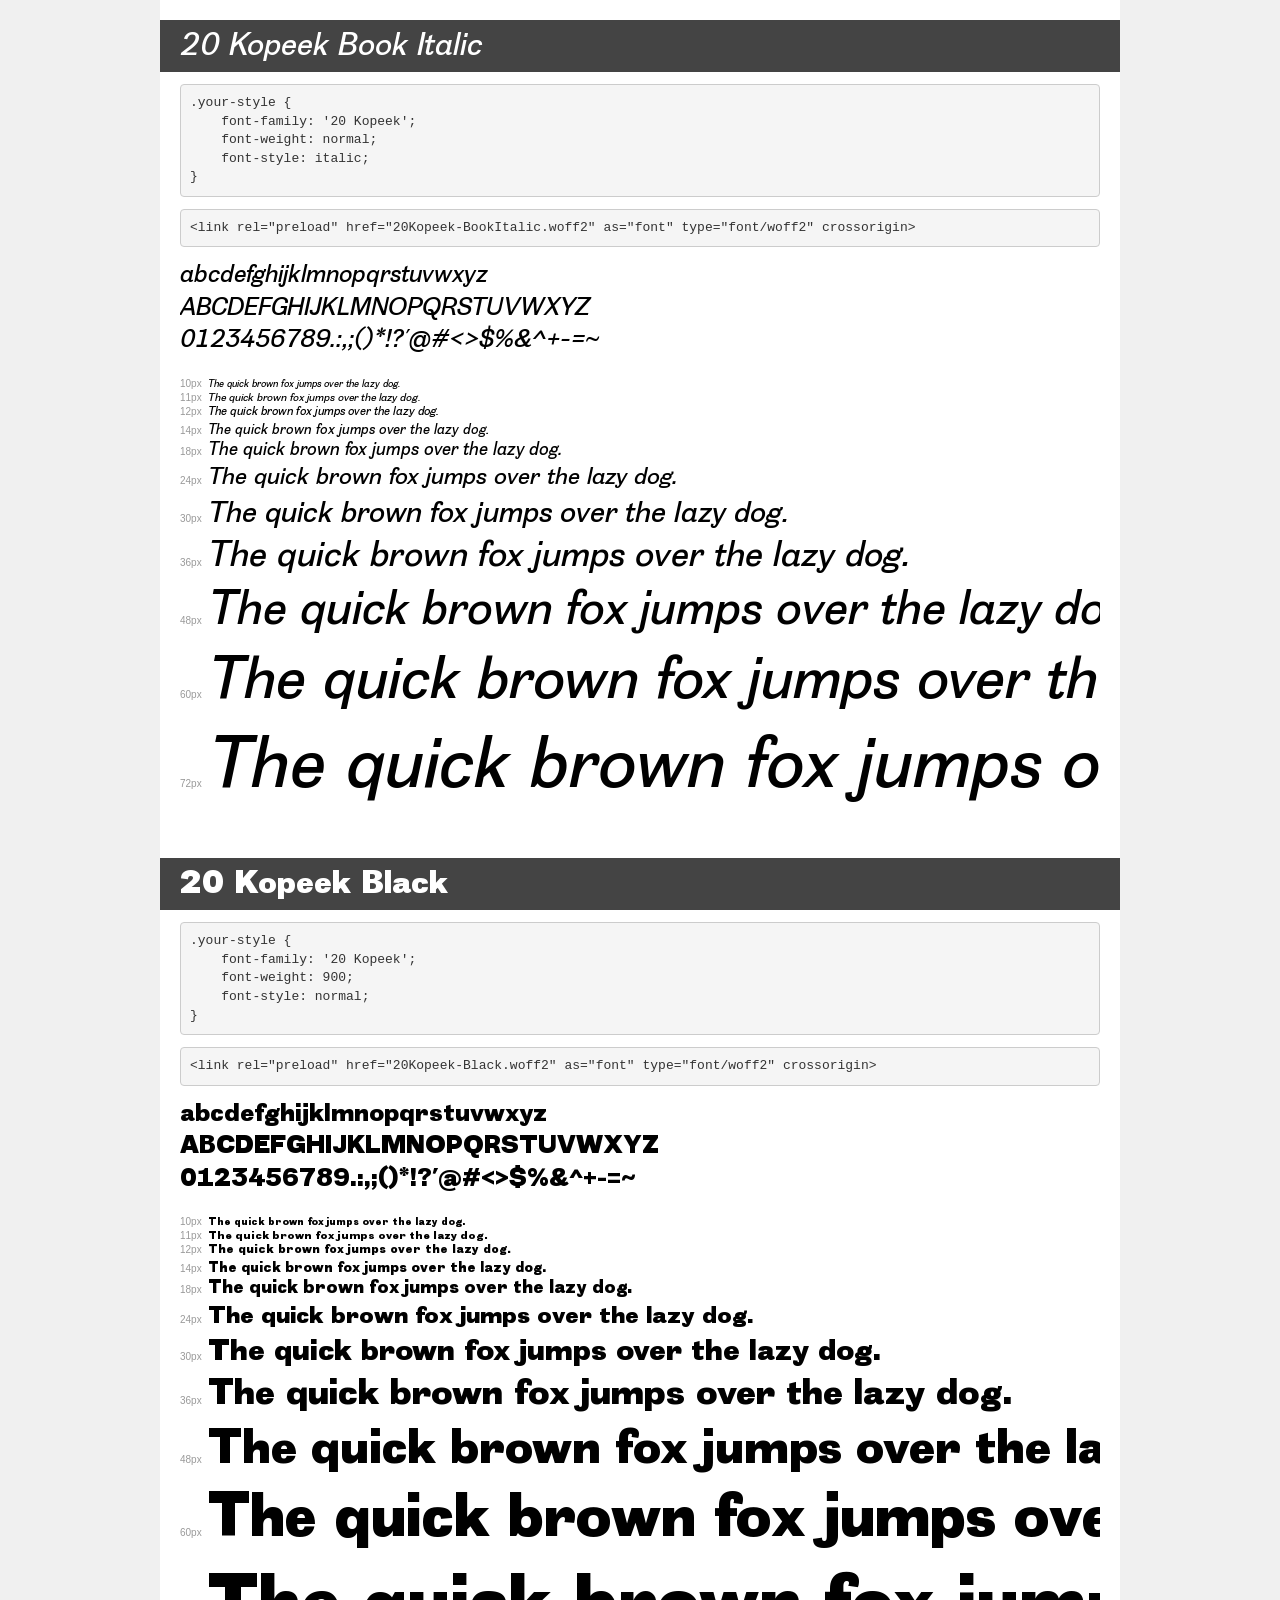
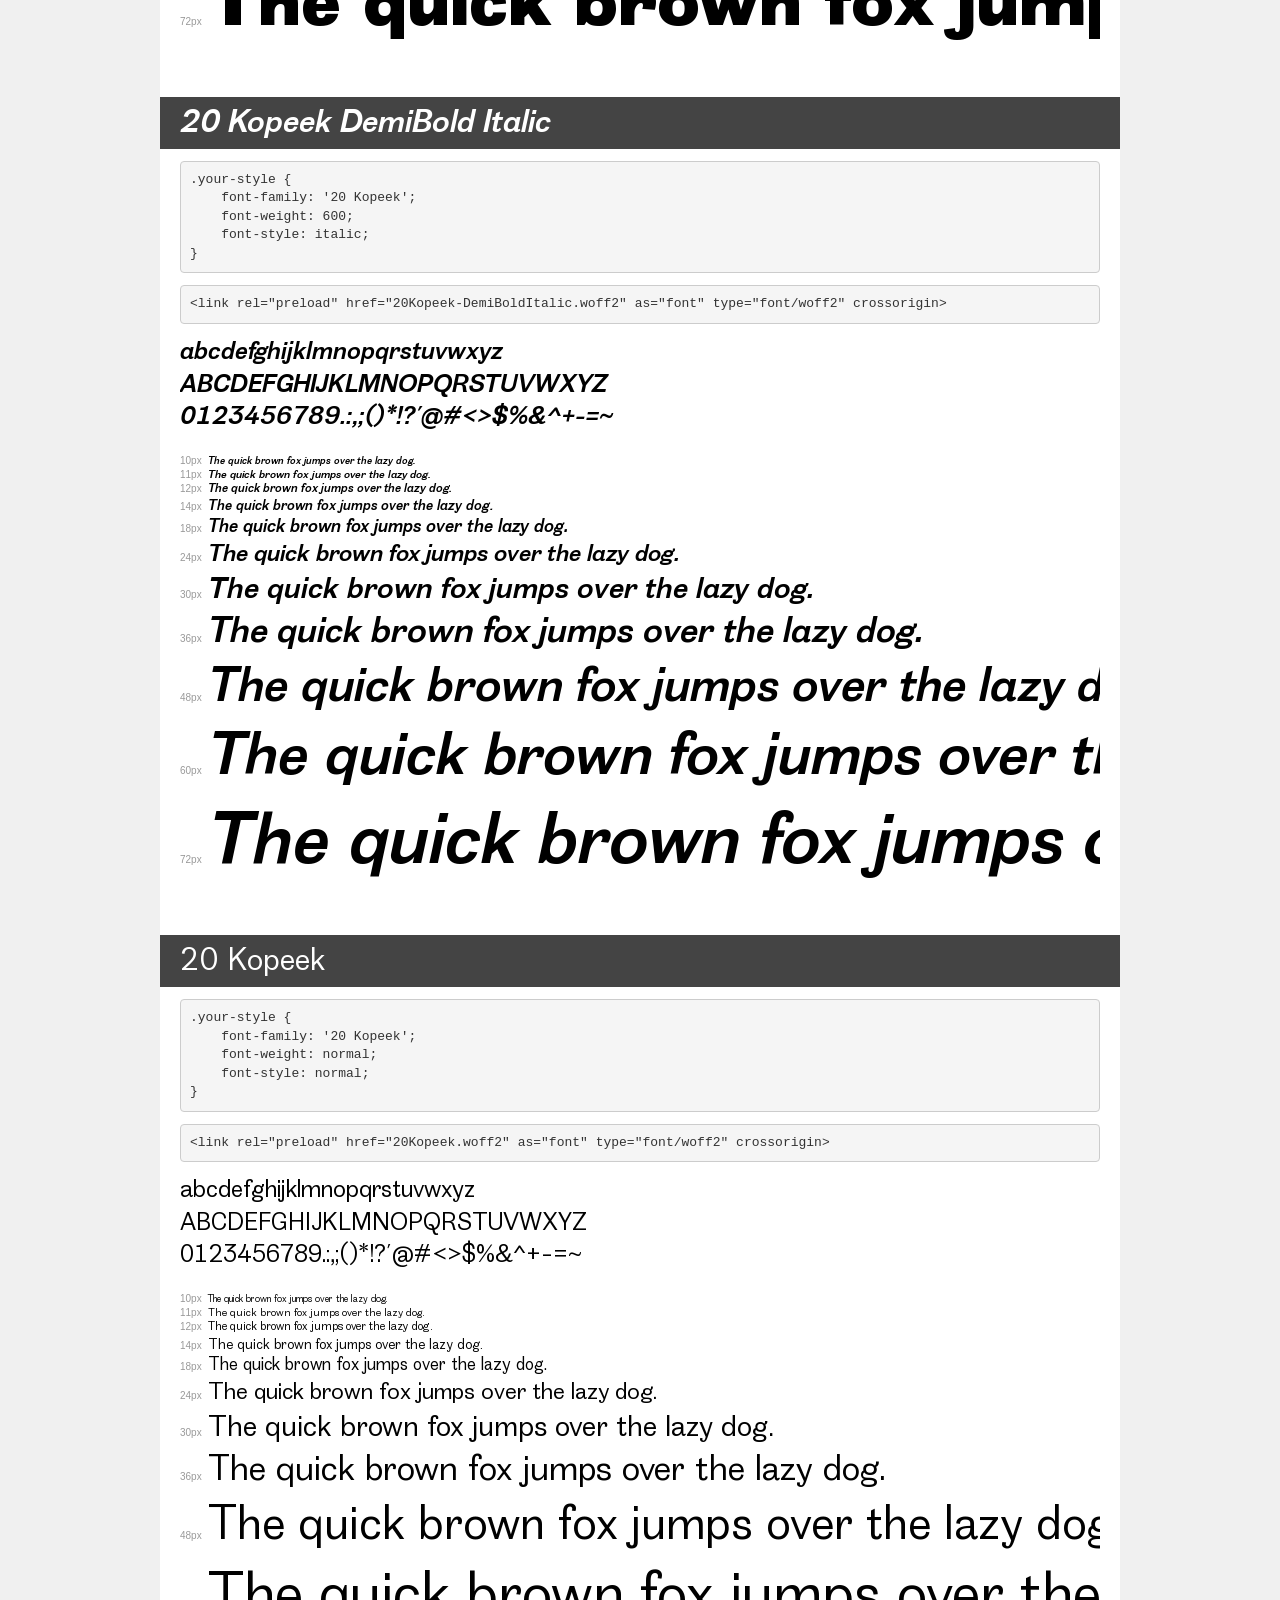
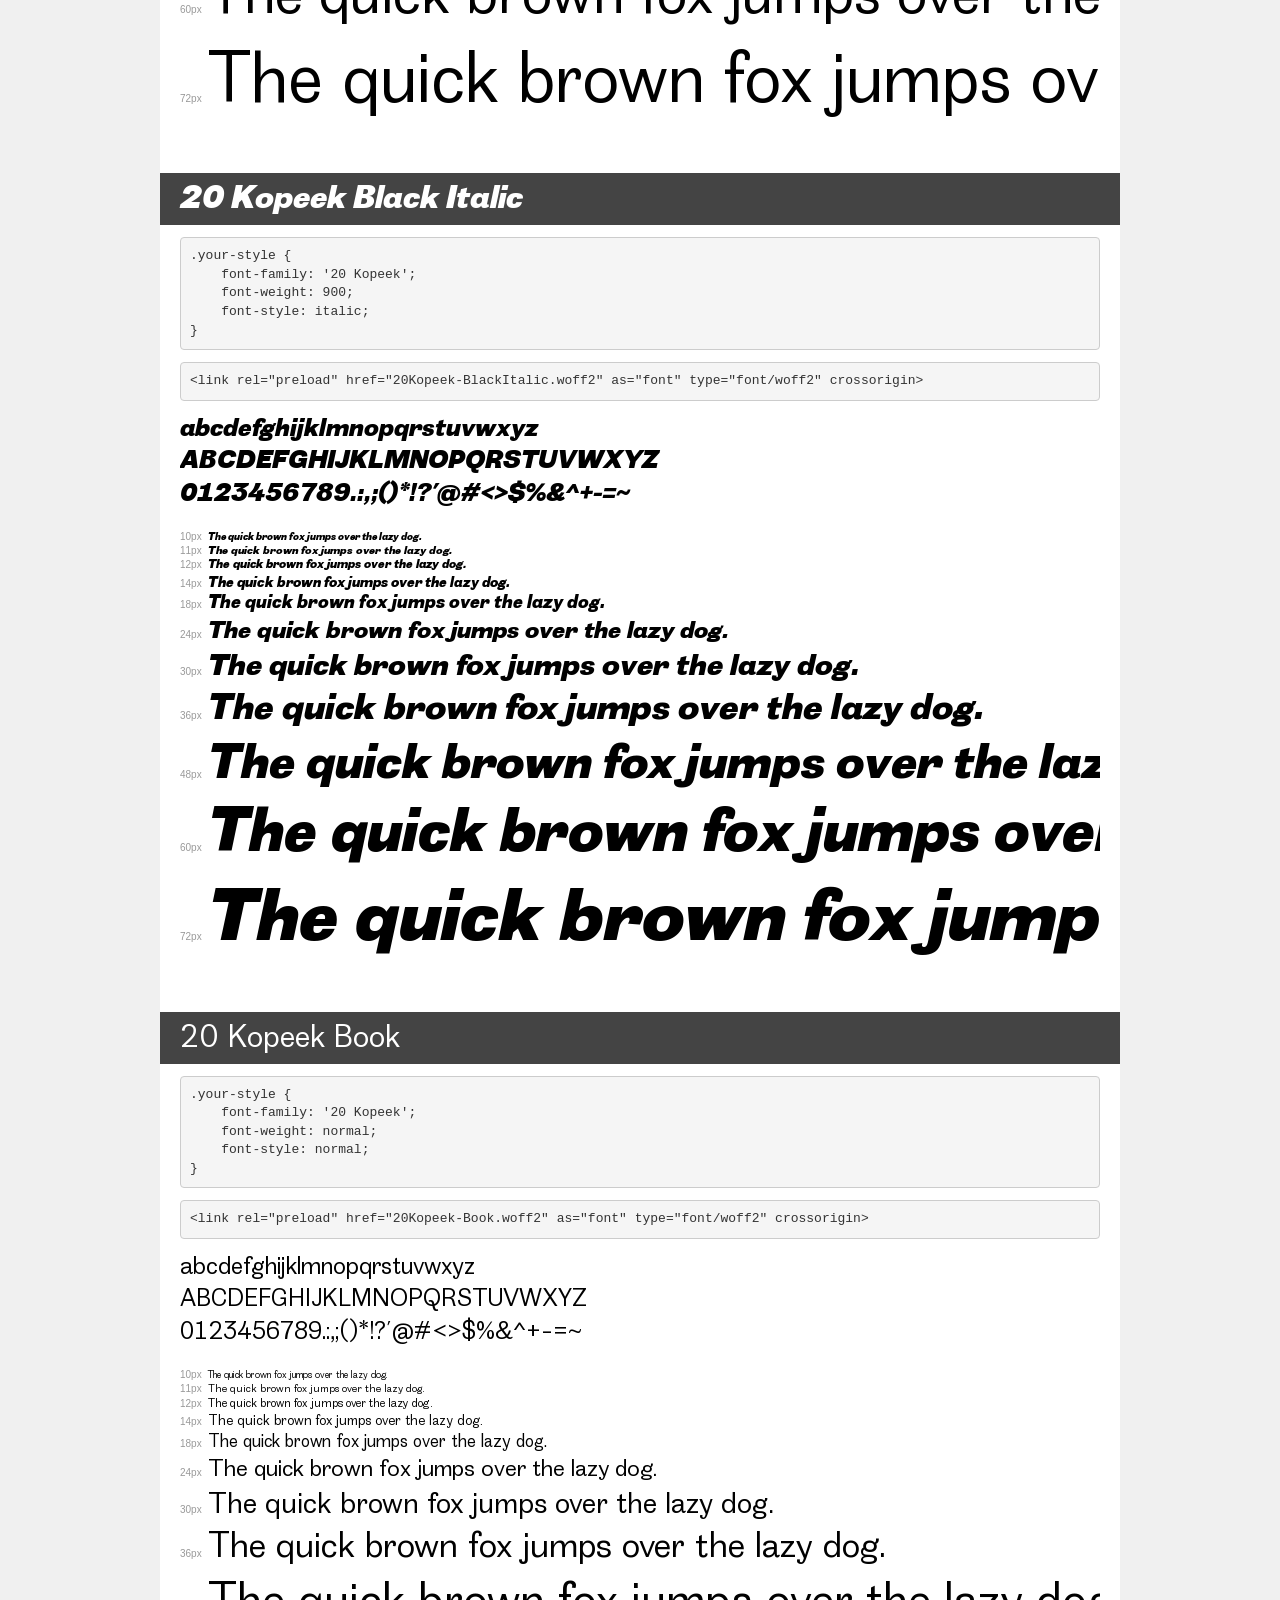
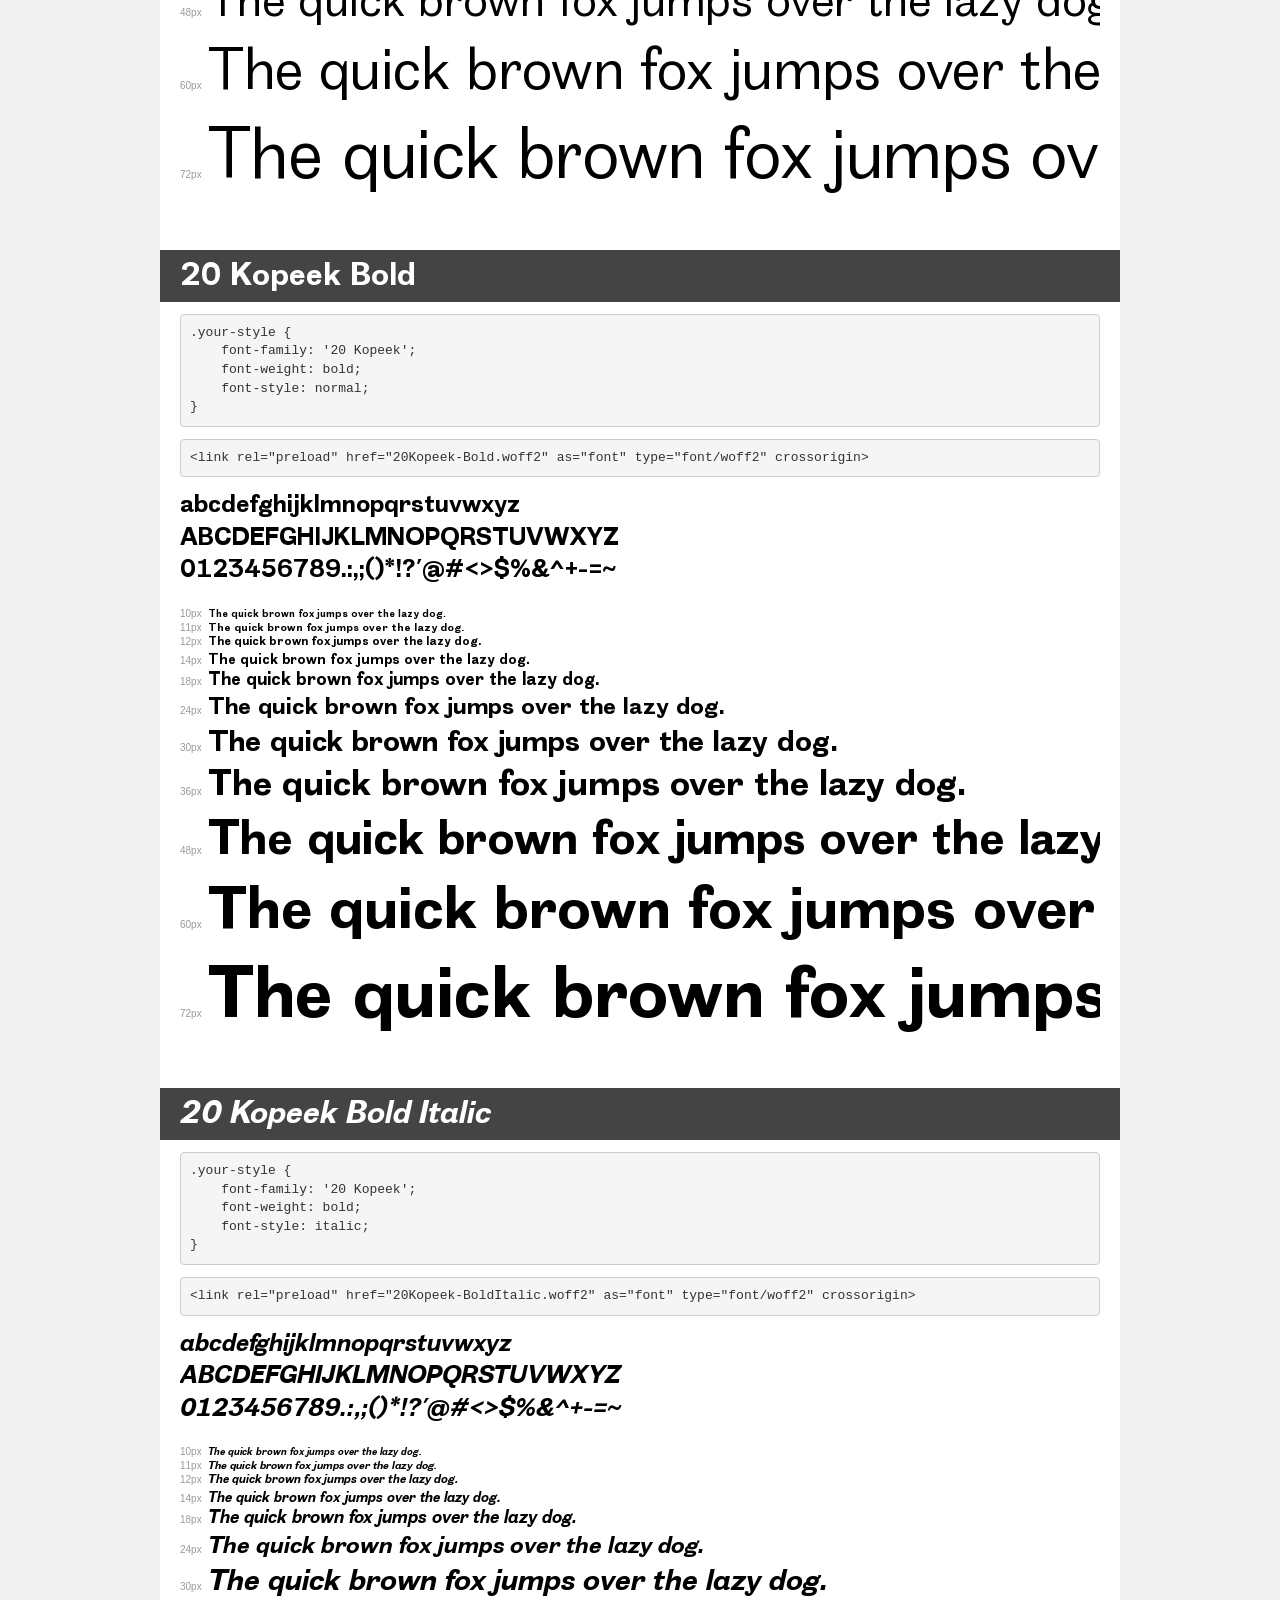
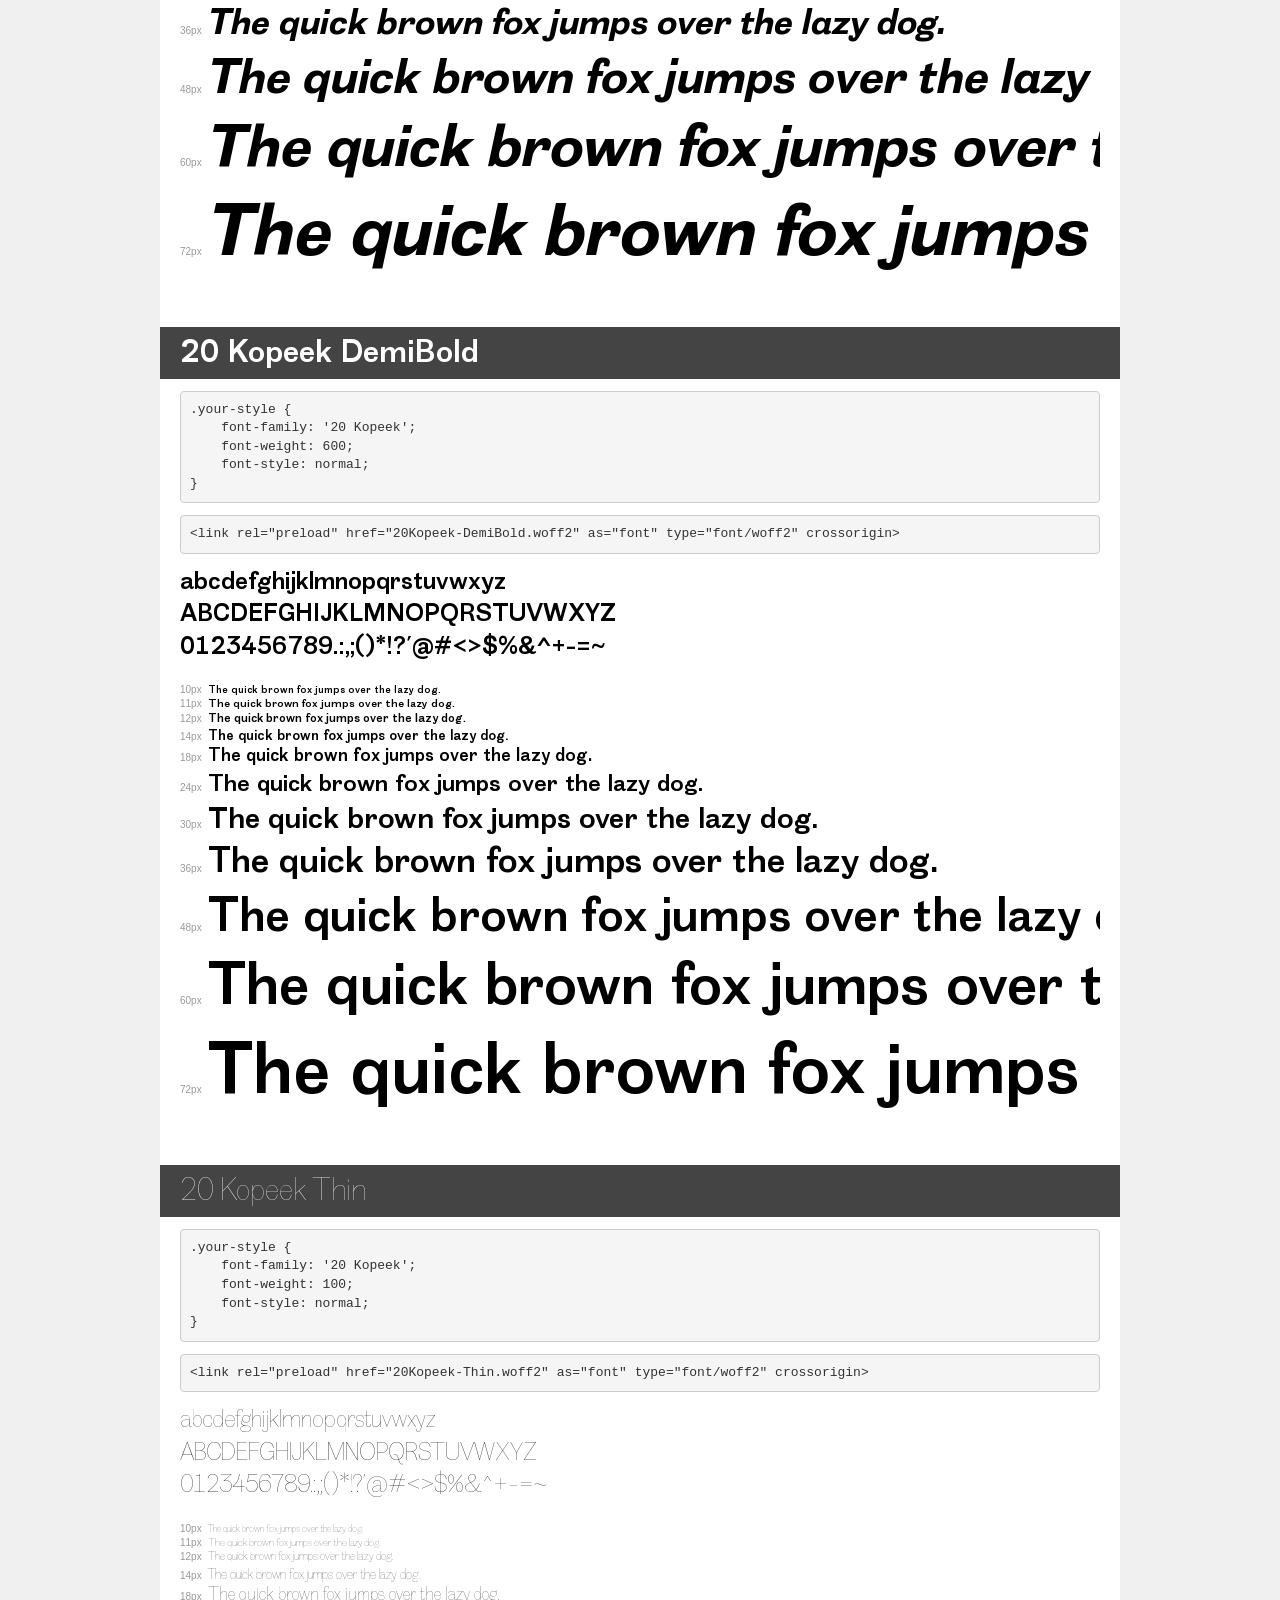
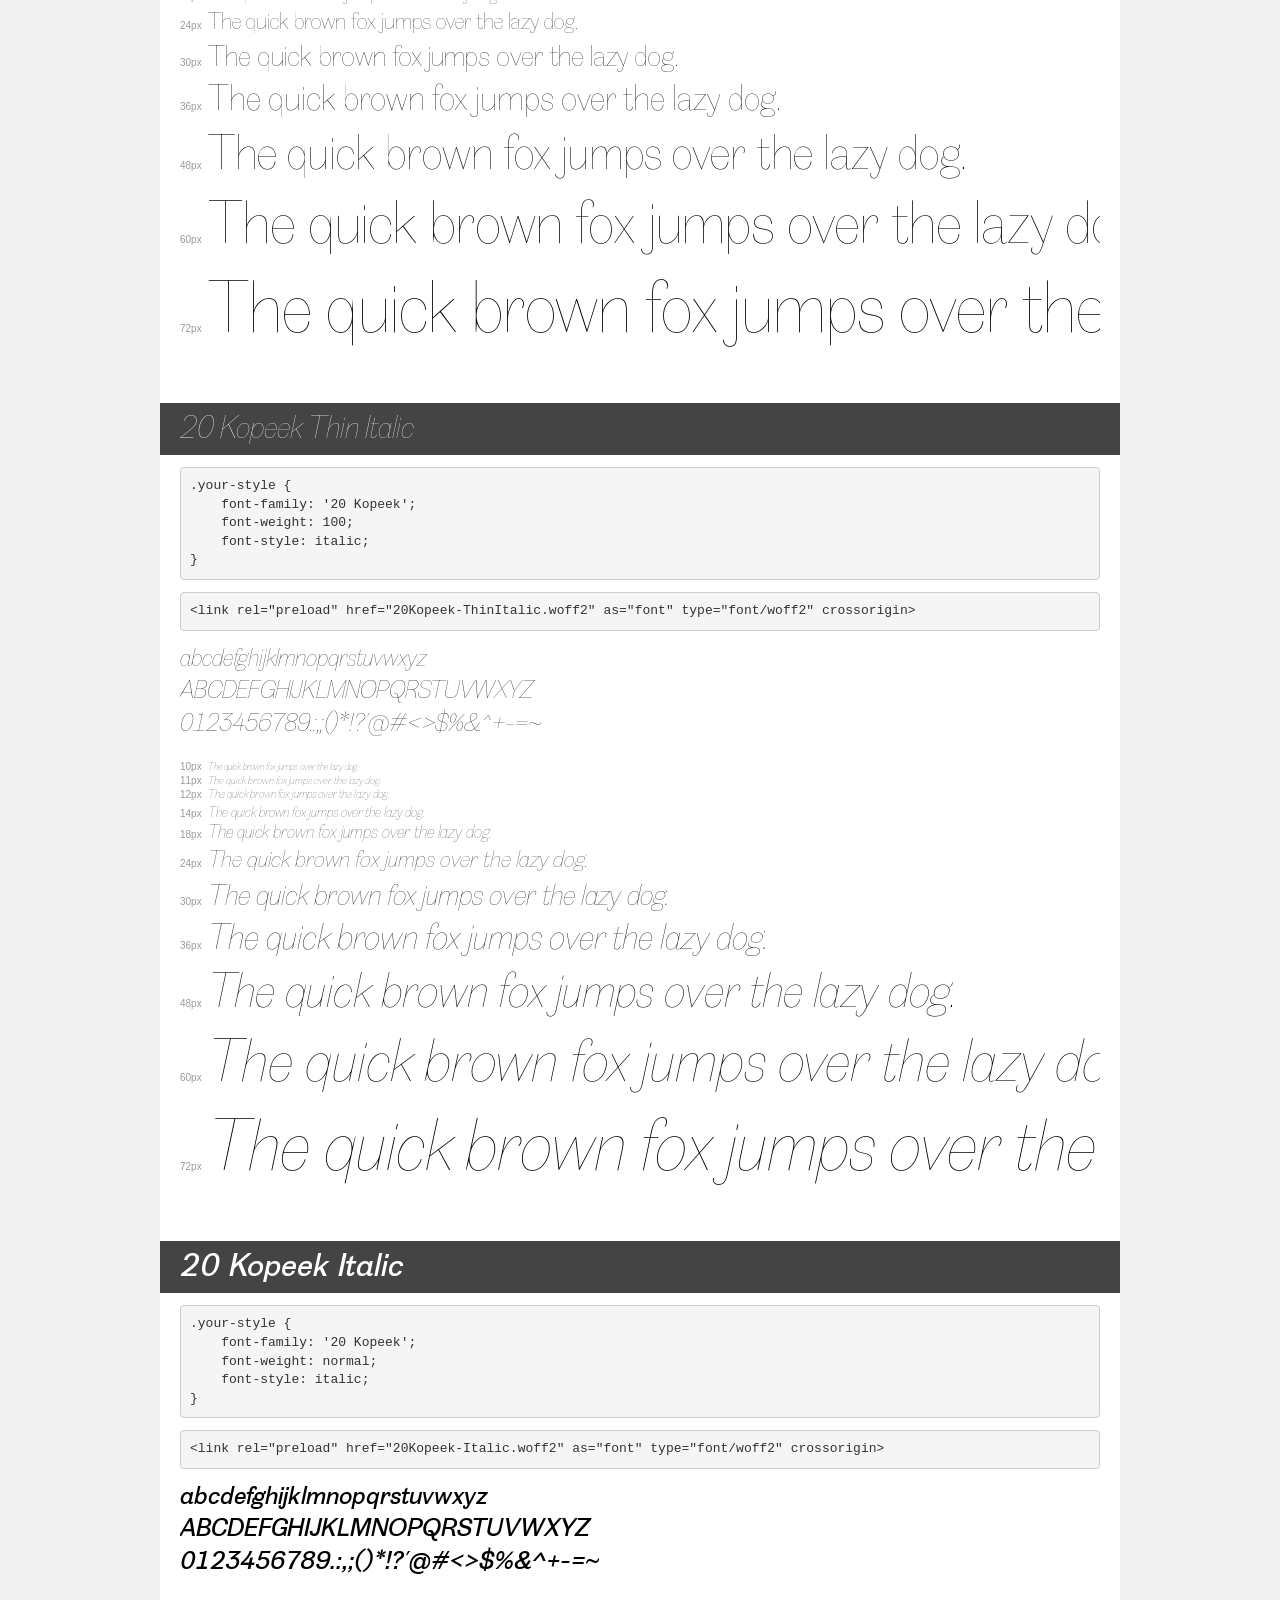
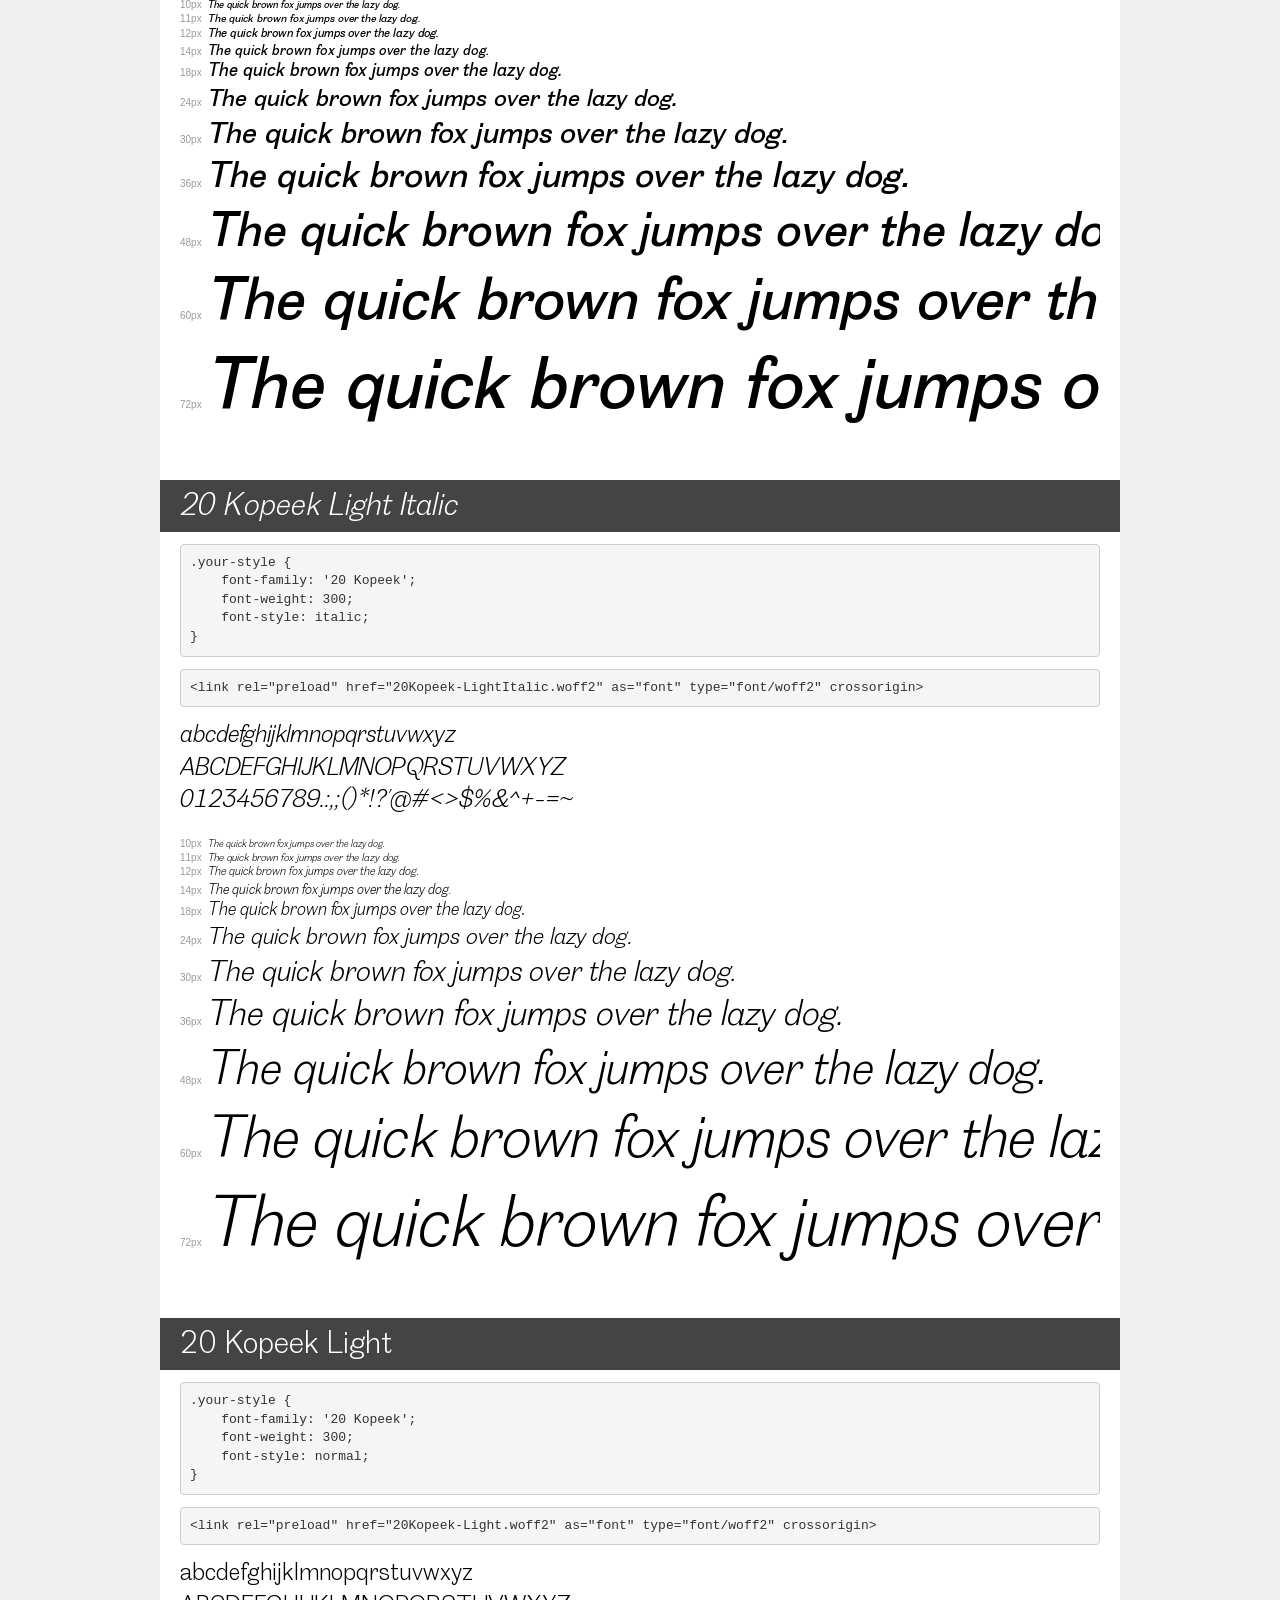
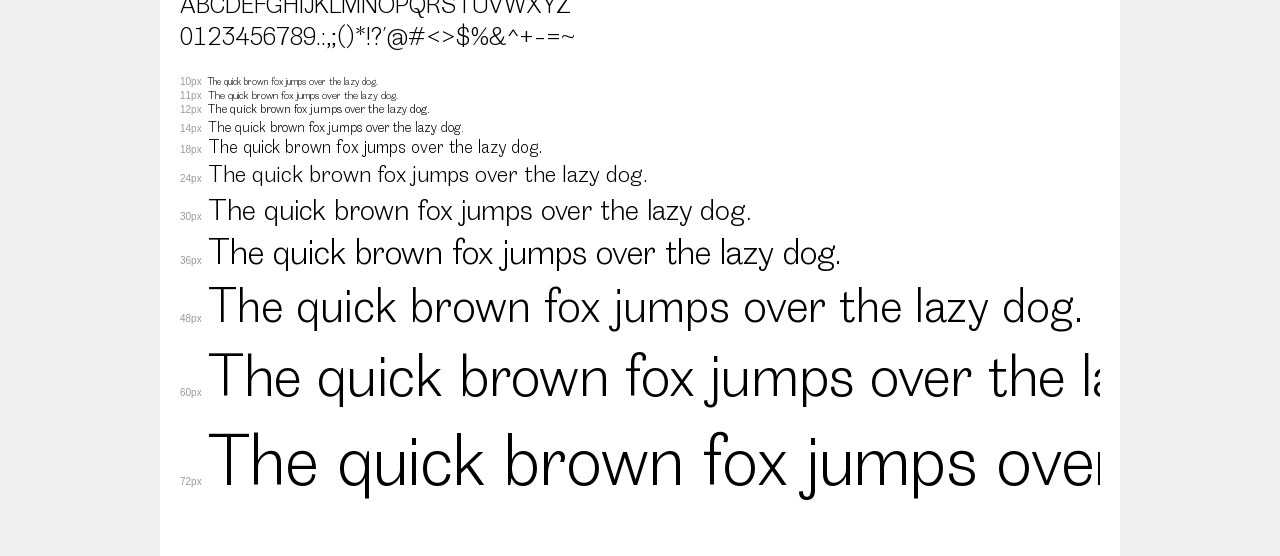
<file: transfonter.org-20220619-231448/demo.html>
<!DOCTYPE html>
<html lang="en">
<head>
    <meta charset="utf-8">
    <meta http-equiv="X-UA-Compatible" content="IE=edge">
    <meta name="viewport" content="width=device-width, initial-scale=1">
    <meta name="robots" content="noindex, noarchive">
    <meta name="format-detection" content="telephone=no">
    <title>Transfonter demo</title>
    <link href="stylesheet.css" rel="stylesheet">
    <style>
        /*
        http://meyerweb.com/eric/tools/css/reset/
        v2.0 | 20110126
        License: none (public domain)
        */
        html, body, div, span, applet, object, iframe,
        h1, h2, h3, h4, h5, h6, p, blockquote, pre,
        a, abbr, acronym, address, big, cite, code,
        del, dfn, em, img, ins, kbd, q, s, samp,
        small, strike, strong, sub, sup, tt, var,
        b, u, i, center,
        dl, dt, dd, ol, ul, li,
        fieldset, form, label, legend,
        table, caption, tbody, tfoot, thead, tr, th, td,
        article, aside, canvas, details, embed,
        figure, figcaption, footer, header, hgroup,
        menu, nav, output, ruby, section, summary,
        time, mark, audio, video {
            margin: 0;
            padding: 0;
            border: 0;
            font-size: 100%;
            font: inherit;
            vertical-align: baseline;
        }
        /* HTML5 display-role reset for older browsers */
        article, aside, details, figcaption, figure,
        footer, header, hgroup, menu, nav, section {
            display: block;
        }
        body {
            line-height: 1;
        }
        ol, ul {
            list-style: none;
        }
        blockquote, q {
            quotes: none;
        }
        blockquote:before, blockquote:after,
        q:before, q:after {
            content: '';
            content: none;
        }
        table {
            border-collapse: collapse;
            border-spacing: 0;
        }
        /* demo styles */
        body {
            background: #f0f0f0;
            color: #000;
        }
        .page {
            background: #fff;
            width: 920px;
            margin: 0 auto;
            padding: 20px 20px 0 20px;
            overflow: hidden;
        }
        .font-container {
            overflow-x: auto;
            overflow-y: hidden;
            margin-bottom: 40px;
            line-height: 1.3;
            white-space: nowrap;
            padding-bottom: 5px;
        }
        h1 {
            position: relative;
            background: #444;
            font-size: 32px;
            color: #fff;
            padding: 10px 20px;
            margin: 0 -20px 12px -20px;
        }
        .letters {
            font-size: 25px;
            margin-bottom: 20px;
        }
        .s10:before {
            content: '10px';
        }
        .s11:before {
            content: '11px';
        }
        .s12:before {
            content: '12px';
        }
        .s14:before {
            content: '14px';
        }
        .s18:before {
            content: '18px';
        }
        .s24:before {
            content: '24px';
        }
        .s30:before {
            content: '30px';
        }
        .s36:before {
            content: '36px';
        }
        .s48:before {
            content: '48px';
        }
        .s60:before {
            content: '60px';
        }
        .s72:before {
            content: '72px';
        }
        .s10:before, .s11:before, .s12:before, .s14:before,
        .s18:before, .s24:before, .s30:before, .s36:before,
        .s48:before, .s60:before, .s72:before {
            font-family: Arial, sans-serif;
            font-size: 10px;
            font-weight: normal;
            font-style: normal;
            color: #999;
            padding-right: 6px;
        }
        pre {
            display: block;
            padding: 9px;
            margin: 0 0 12px;
            font-family: Monaco, Menlo, Consolas, "Courier New", monospace;
            font-size: 13px;
            line-height: 1.428571429;
            color: #333;
            font-weight: normal;
            font-style: normal;
            background-color: #f5f5f5;
            border: 1px solid #ccc;
            overflow-x: auto;
            border-radius: 4px;
        }
        /* responsive */
        @media (max-width: 959px) {
            .page {
                width: auto;
                margin: 0;
            }
        }
    </style>
</head>
<body>
<div class="page">
    <div class="demo">
        <h1 style="font-family: '20 Kopeek'; font-weight: normal; font-style: italic;">20 Kopeek Book Italic</h1>
        <pre title="Usage">.your-style {
    font-family: '20 Kopeek';
    font-weight: normal;
    font-style: italic;
}</pre>
        <pre title="Preload (optional)">
&lt;link rel=&quot;preload&quot; href=&quot;20Kopeek-BookItalic.woff2&quot; as=&quot;font&quot; type=&quot;font/woff2&quot; crossorigin&gt;</pre>
        <div class="font-container" style="font-family: '20 Kopeek'; font-weight: normal; font-style: italic;">
            <p class="letters">
                abcdefghijklmnopqrstuvwxyz<br>
ABCDEFGHIJKLMNOPQRSTUVWXYZ<br>
                0123456789.:,;()*!?'@#&lt;&gt;$%&^+-=~
            </p>
            <p class="s10" style="font-size: 10px;">The quick brown fox jumps over the lazy dog.</p>
            <p class="s11" style="font-size: 11px;">The quick brown fox jumps over the lazy dog.</p>
            <p class="s12" style="font-size: 12px;">The quick brown fox jumps over the lazy dog.</p>
            <p class="s14" style="font-size: 14px;">The quick brown fox jumps over the lazy dog.</p>
            <p class="s18" style="font-size: 18px;">The quick brown fox jumps over the lazy dog.</p>
            <p class="s24" style="font-size: 24px;">The quick brown fox jumps over the lazy dog.</p>
            <p class="s30" style="font-size: 30px;">The quick brown fox jumps over the lazy dog.</p>
            <p class="s36" style="font-size: 36px;">The quick brown fox jumps over the lazy dog.</p>
            <p class="s48" style="font-size: 48px;">The quick brown fox jumps over the lazy dog.</p>
            <p class="s60" style="font-size: 60px;">The quick brown fox jumps over the lazy dog.</p>
            <p class="s72" style="font-size: 72px;">The quick brown fox jumps over the lazy dog.</p>
        </div>
    </div>

    <div class="demo">
        <h1 style="font-family: '20 Kopeek'; font-weight: 900; font-style: normal;">20 Kopeek Black</h1>
        <pre title="Usage">.your-style {
    font-family: '20 Kopeek';
    font-weight: 900;
    font-style: normal;
}</pre>
        <pre title="Preload (optional)">
&lt;link rel=&quot;preload&quot; href=&quot;20Kopeek-Black.woff2&quot; as=&quot;font&quot; type=&quot;font/woff2&quot; crossorigin&gt;</pre>
        <div class="font-container" style="font-family: '20 Kopeek'; font-weight: 900; font-style: normal;">
            <p class="letters">
                abcdefghijklmnopqrstuvwxyz<br>
ABCDEFGHIJKLMNOPQRSTUVWXYZ<br>
                0123456789.:,;()*!?'@#&lt;&gt;$%&^+-=~
            </p>
            <p class="s10" style="font-size: 10px;">The quick brown fox jumps over the lazy dog.</p>
            <p class="s11" style="font-size: 11px;">The quick brown fox jumps over the lazy dog.</p>
            <p class="s12" style="font-size: 12px;">The quick brown fox jumps over the lazy dog.</p>
            <p class="s14" style="font-size: 14px;">The quick brown fox jumps over the lazy dog.</p>
            <p class="s18" style="font-size: 18px;">The quick brown fox jumps over the lazy dog.</p>
            <p class="s24" style="font-size: 24px;">The quick brown fox jumps over the lazy dog.</p>
            <p class="s30" style="font-size: 30px;">The quick brown fox jumps over the lazy dog.</p>
            <p class="s36" style="font-size: 36px;">The quick brown fox jumps over the lazy dog.</p>
            <p class="s48" style="font-size: 48px;">The quick brown fox jumps over the lazy dog.</p>
            <p class="s60" style="font-size: 60px;">The quick brown fox jumps over the lazy dog.</p>
            <p class="s72" style="font-size: 72px;">The quick brown fox jumps over the lazy dog.</p>
        </div>
    </div>

    <div class="demo">
        <h1 style="font-family: '20 Kopeek'; font-weight: 600; font-style: italic;">20 Kopeek DemiBold Italic</h1>
        <pre title="Usage">.your-style {
    font-family: '20 Kopeek';
    font-weight: 600;
    font-style: italic;
}</pre>
        <pre title="Preload (optional)">
&lt;link rel=&quot;preload&quot; href=&quot;20Kopeek-DemiBoldItalic.woff2&quot; as=&quot;font&quot; type=&quot;font/woff2&quot; crossorigin&gt;</pre>
        <div class="font-container" style="font-family: '20 Kopeek'; font-weight: 600; font-style: italic;">
            <p class="letters">
                abcdefghijklmnopqrstuvwxyz<br>
ABCDEFGHIJKLMNOPQRSTUVWXYZ<br>
                0123456789.:,;()*!?'@#&lt;&gt;$%&^+-=~
            </p>
            <p class="s10" style="font-size: 10px;">The quick brown fox jumps over the lazy dog.</p>
            <p class="s11" style="font-size: 11px;">The quick brown fox jumps over the lazy dog.</p>
            <p class="s12" style="font-size: 12px;">The quick brown fox jumps over the lazy dog.</p>
            <p class="s14" style="font-size: 14px;">The quick brown fox jumps over the lazy dog.</p>
            <p class="s18" style="font-size: 18px;">The quick brown fox jumps over the lazy dog.</p>
            <p class="s24" style="font-size: 24px;">The quick brown fox jumps over the lazy dog.</p>
            <p class="s30" style="font-size: 30px;">The quick brown fox jumps over the lazy dog.</p>
            <p class="s36" style="font-size: 36px;">The quick brown fox jumps over the lazy dog.</p>
            <p class="s48" style="font-size: 48px;">The quick brown fox jumps over the lazy dog.</p>
            <p class="s60" style="font-size: 60px;">The quick brown fox jumps over the lazy dog.</p>
            <p class="s72" style="font-size: 72px;">The quick brown fox jumps over the lazy dog.</p>
        </div>
    </div>

    <div class="demo">
        <h1 style="font-family: '20 Kopeek'; font-weight: normal; font-style: normal;">20 Kopeek</h1>
        <pre title="Usage">.your-style {
    font-family: '20 Kopeek';
    font-weight: normal;
    font-style: normal;
}</pre>
        <pre title="Preload (optional)">
&lt;link rel=&quot;preload&quot; href=&quot;20Kopeek.woff2&quot; as=&quot;font&quot; type=&quot;font/woff2&quot; crossorigin&gt;</pre>
        <div class="font-container" style="font-family: '20 Kopeek'; font-weight: normal; font-style: normal;">
            <p class="letters">
                abcdefghijklmnopqrstuvwxyz<br>
ABCDEFGHIJKLMNOPQRSTUVWXYZ<br>
                0123456789.:,;()*!?'@#&lt;&gt;$%&^+-=~
            </p>
            <p class="s10" style="font-size: 10px;">The quick brown fox jumps over the lazy dog.</p>
            <p class="s11" style="font-size: 11px;">The quick brown fox jumps over the lazy dog.</p>
            <p class="s12" style="font-size: 12px;">The quick brown fox jumps over the lazy dog.</p>
            <p class="s14" style="font-size: 14px;">The quick brown fox jumps over the lazy dog.</p>
            <p class="s18" style="font-size: 18px;">The quick brown fox jumps over the lazy dog.</p>
            <p class="s24" style="font-size: 24px;">The quick brown fox jumps over the lazy dog.</p>
            <p class="s30" style="font-size: 30px;">The quick brown fox jumps over the lazy dog.</p>
            <p class="s36" style="font-size: 36px;">The quick brown fox jumps over the lazy dog.</p>
            <p class="s48" style="font-size: 48px;">The quick brown fox jumps over the lazy dog.</p>
            <p class="s60" style="font-size: 60px;">The quick brown fox jumps over the lazy dog.</p>
            <p class="s72" style="font-size: 72px;">The quick brown fox jumps over the lazy dog.</p>
        </div>
    </div>

    <div class="demo">
        <h1 style="font-family: '20 Kopeek'; font-weight: 900; font-style: italic;">20 Kopeek Black Italic</h1>
        <pre title="Usage">.your-style {
    font-family: '20 Kopeek';
    font-weight: 900;
    font-style: italic;
}</pre>
        <pre title="Preload (optional)">
&lt;link rel=&quot;preload&quot; href=&quot;20Kopeek-BlackItalic.woff2&quot; as=&quot;font&quot; type=&quot;font/woff2&quot; crossorigin&gt;</pre>
        <div class="font-container" style="font-family: '20 Kopeek'; font-weight: 900; font-style: italic;">
            <p class="letters">
                abcdefghijklmnopqrstuvwxyz<br>
ABCDEFGHIJKLMNOPQRSTUVWXYZ<br>
                0123456789.:,;()*!?'@#&lt;&gt;$%&^+-=~
            </p>
            <p class="s10" style="font-size: 10px;">The quick brown fox jumps over the lazy dog.</p>
            <p class="s11" style="font-size: 11px;">The quick brown fox jumps over the lazy dog.</p>
            <p class="s12" style="font-size: 12px;">The quick brown fox jumps over the lazy dog.</p>
            <p class="s14" style="font-size: 14px;">The quick brown fox jumps over the lazy dog.</p>
            <p class="s18" style="font-size: 18px;">The quick brown fox jumps over the lazy dog.</p>
            <p class="s24" style="font-size: 24px;">The quick brown fox jumps over the lazy dog.</p>
            <p class="s30" style="font-size: 30px;">The quick brown fox jumps over the lazy dog.</p>
            <p class="s36" style="font-size: 36px;">The quick brown fox jumps over the lazy dog.</p>
            <p class="s48" style="font-size: 48px;">The quick brown fox jumps over the lazy dog.</p>
            <p class="s60" style="font-size: 60px;">The quick brown fox jumps over the lazy dog.</p>
            <p class="s72" style="font-size: 72px;">The quick brown fox jumps over the lazy dog.</p>
        </div>
    </div>

    <div class="demo">
        <h1 style="font-family: '20 Kopeek'; font-weight: normal; font-style: normal;">20 Kopeek Book</h1>
        <pre title="Usage">.your-style {
    font-family: '20 Kopeek';
    font-weight: normal;
    font-style: normal;
}</pre>
        <pre title="Preload (optional)">
&lt;link rel=&quot;preload&quot; href=&quot;20Kopeek-Book.woff2&quot; as=&quot;font&quot; type=&quot;font/woff2&quot; crossorigin&gt;</pre>
        <div class="font-container" style="font-family: '20 Kopeek'; font-weight: normal; font-style: normal;">
            <p class="letters">
                abcdefghijklmnopqrstuvwxyz<br>
ABCDEFGHIJKLMNOPQRSTUVWXYZ<br>
                0123456789.:,;()*!?'@#&lt;&gt;$%&^+-=~
            </p>
            <p class="s10" style="font-size: 10px;">The quick brown fox jumps over the lazy dog.</p>
            <p class="s11" style="font-size: 11px;">The quick brown fox jumps over the lazy dog.</p>
            <p class="s12" style="font-size: 12px;">The quick brown fox jumps over the lazy dog.</p>
            <p class="s14" style="font-size: 14px;">The quick brown fox jumps over the lazy dog.</p>
            <p class="s18" style="font-size: 18px;">The quick brown fox jumps over the lazy dog.</p>
            <p class="s24" style="font-size: 24px;">The quick brown fox jumps over the lazy dog.</p>
            <p class="s30" style="font-size: 30px;">The quick brown fox jumps over the lazy dog.</p>
            <p class="s36" style="font-size: 36px;">The quick brown fox jumps over the lazy dog.</p>
            <p class="s48" style="font-size: 48px;">The quick brown fox jumps over the lazy dog.</p>
            <p class="s60" style="font-size: 60px;">The quick brown fox jumps over the lazy dog.</p>
            <p class="s72" style="font-size: 72px;">The quick brown fox jumps over the lazy dog.</p>
        </div>
    </div>

    <div class="demo">
        <h1 style="font-family: '20 Kopeek'; font-weight: bold; font-style: normal;">20 Kopeek Bold</h1>
        <pre title="Usage">.your-style {
    font-family: '20 Kopeek';
    font-weight: bold;
    font-style: normal;
}</pre>
        <pre title="Preload (optional)">
&lt;link rel=&quot;preload&quot; href=&quot;20Kopeek-Bold.woff2&quot; as=&quot;font&quot; type=&quot;font/woff2&quot; crossorigin&gt;</pre>
        <div class="font-container" style="font-family: '20 Kopeek'; font-weight: bold; font-style: normal;">
            <p class="letters">
                abcdefghijklmnopqrstuvwxyz<br>
ABCDEFGHIJKLMNOPQRSTUVWXYZ<br>
                0123456789.:,;()*!?'@#&lt;&gt;$%&^+-=~
            </p>
            <p class="s10" style="font-size: 10px;">The quick brown fox jumps over the lazy dog.</p>
            <p class="s11" style="font-size: 11px;">The quick brown fox jumps over the lazy dog.</p>
            <p class="s12" style="font-size: 12px;">The quick brown fox jumps over the lazy dog.</p>
            <p class="s14" style="font-size: 14px;">The quick brown fox jumps over the lazy dog.</p>
            <p class="s18" style="font-size: 18px;">The quick brown fox jumps over the lazy dog.</p>
            <p class="s24" style="font-size: 24px;">The quick brown fox jumps over the lazy dog.</p>
            <p class="s30" style="font-size: 30px;">The quick brown fox jumps over the lazy dog.</p>
            <p class="s36" style="font-size: 36px;">The quick brown fox jumps over the lazy dog.</p>
            <p class="s48" style="font-size: 48px;">The quick brown fox jumps over the lazy dog.</p>
            <p class="s60" style="font-size: 60px;">The quick brown fox jumps over the lazy dog.</p>
            <p class="s72" style="font-size: 72px;">The quick brown fox jumps over the lazy dog.</p>
        </div>
    </div>

    <div class="demo">
        <h1 style="font-family: '20 Kopeek'; font-weight: bold; font-style: italic;">20 Kopeek Bold Italic</h1>
        <pre title="Usage">.your-style {
    font-family: '20 Kopeek';
    font-weight: bold;
    font-style: italic;
}</pre>
        <pre title="Preload (optional)">
&lt;link rel=&quot;preload&quot; href=&quot;20Kopeek-BoldItalic.woff2&quot; as=&quot;font&quot; type=&quot;font/woff2&quot; crossorigin&gt;</pre>
        <div class="font-container" style="font-family: '20 Kopeek'; font-weight: bold; font-style: italic;">
            <p class="letters">
                abcdefghijklmnopqrstuvwxyz<br>
ABCDEFGHIJKLMNOPQRSTUVWXYZ<br>
                0123456789.:,;()*!?'@#&lt;&gt;$%&^+-=~
            </p>
            <p class="s10" style="font-size: 10px;">The quick brown fox jumps over the lazy dog.</p>
            <p class="s11" style="font-size: 11px;">The quick brown fox jumps over the lazy dog.</p>
            <p class="s12" style="font-size: 12px;">The quick brown fox jumps over the lazy dog.</p>
            <p class="s14" style="font-size: 14px;">The quick brown fox jumps over the lazy dog.</p>
            <p class="s18" style="font-size: 18px;">The quick brown fox jumps over the lazy dog.</p>
            <p class="s24" style="font-size: 24px;">The quick brown fox jumps over the lazy dog.</p>
            <p class="s30" style="font-size: 30px;">The quick brown fox jumps over the lazy dog.</p>
            <p class="s36" style="font-size: 36px;">The quick brown fox jumps over the lazy dog.</p>
            <p class="s48" style="font-size: 48px;">The quick brown fox jumps over the lazy dog.</p>
            <p class="s60" style="font-size: 60px;">The quick brown fox jumps over the lazy dog.</p>
            <p class="s72" style="font-size: 72px;">The quick brown fox jumps over the lazy dog.</p>
        </div>
    </div>

    <div class="demo">
        <h1 style="font-family: '20 Kopeek'; font-weight: 600; font-style: normal;">20 Kopeek DemiBold</h1>
        <pre title="Usage">.your-style {
    font-family: '20 Kopeek';
    font-weight: 600;
    font-style: normal;
}</pre>
        <pre title="Preload (optional)">
&lt;link rel=&quot;preload&quot; href=&quot;20Kopeek-DemiBold.woff2&quot; as=&quot;font&quot; type=&quot;font/woff2&quot; crossorigin&gt;</pre>
        <div class="font-container" style="font-family: '20 Kopeek'; font-weight: 600; font-style: normal;">
            <p class="letters">
                abcdefghijklmnopqrstuvwxyz<br>
ABCDEFGHIJKLMNOPQRSTUVWXYZ<br>
                0123456789.:,;()*!?'@#&lt;&gt;$%&^+-=~
            </p>
            <p class="s10" style="font-size: 10px;">The quick brown fox jumps over the lazy dog.</p>
            <p class="s11" style="font-size: 11px;">The quick brown fox jumps over the lazy dog.</p>
            <p class="s12" style="font-size: 12px;">The quick brown fox jumps over the lazy dog.</p>
            <p class="s14" style="font-size: 14px;">The quick brown fox jumps over the lazy dog.</p>
            <p class="s18" style="font-size: 18px;">The quick brown fox jumps over the lazy dog.</p>
            <p class="s24" style="font-size: 24px;">The quick brown fox jumps over the lazy dog.</p>
            <p class="s30" style="font-size: 30px;">The quick brown fox jumps over the lazy dog.</p>
            <p class="s36" style="font-size: 36px;">The quick brown fox jumps over the lazy dog.</p>
            <p class="s48" style="font-size: 48px;">The quick brown fox jumps over the lazy dog.</p>
            <p class="s60" style="font-size: 60px;">The quick brown fox jumps over the lazy dog.</p>
            <p class="s72" style="font-size: 72px;">The quick brown fox jumps over the lazy dog.</p>
        </div>
    </div>

    <div class="demo">
        <h1 style="font-family: '20 Kopeek'; font-weight: 100; font-style: normal;">20 Kopeek Thin</h1>
        <pre title="Usage">.your-style {
    font-family: '20 Kopeek';
    font-weight: 100;
    font-style: normal;
}</pre>
        <pre title="Preload (optional)">
&lt;link rel=&quot;preload&quot; href=&quot;20Kopeek-Thin.woff2&quot; as=&quot;font&quot; type=&quot;font/woff2&quot; crossorigin&gt;</pre>
        <div class="font-container" style="font-family: '20 Kopeek'; font-weight: 100; font-style: normal;">
            <p class="letters">
                abcdefghijklmnopqrstuvwxyz<br>
ABCDEFGHIJKLMNOPQRSTUVWXYZ<br>
                0123456789.:,;()*!?'@#&lt;&gt;$%&^+-=~
            </p>
            <p class="s10" style="font-size: 10px;">The quick brown fox jumps over the lazy dog.</p>
            <p class="s11" style="font-size: 11px;">The quick brown fox jumps over the lazy dog.</p>
            <p class="s12" style="font-size: 12px;">The quick brown fox jumps over the lazy dog.</p>
            <p class="s14" style="font-size: 14px;">The quick brown fox jumps over the lazy dog.</p>
            <p class="s18" style="font-size: 18px;">The quick brown fox jumps over the lazy dog.</p>
            <p class="s24" style="font-size: 24px;">The quick brown fox jumps over the lazy dog.</p>
            <p class="s30" style="font-size: 30px;">The quick brown fox jumps over the lazy dog.</p>
            <p class="s36" style="font-size: 36px;">The quick brown fox jumps over the lazy dog.</p>
            <p class="s48" style="font-size: 48px;">The quick brown fox jumps over the lazy dog.</p>
            <p class="s60" style="font-size: 60px;">The quick brown fox jumps over the lazy dog.</p>
            <p class="s72" style="font-size: 72px;">The quick brown fox jumps over the lazy dog.</p>
        </div>
    </div>

    <div class="demo">
        <h1 style="font-family: '20 Kopeek'; font-weight: 100; font-style: italic;">20 Kopeek Thin Italic</h1>
        <pre title="Usage">.your-style {
    font-family: '20 Kopeek';
    font-weight: 100;
    font-style: italic;
}</pre>
        <pre title="Preload (optional)">
&lt;link rel=&quot;preload&quot; href=&quot;20Kopeek-ThinItalic.woff2&quot; as=&quot;font&quot; type=&quot;font/woff2&quot; crossorigin&gt;</pre>
        <div class="font-container" style="font-family: '20 Kopeek'; font-weight: 100; font-style: italic;">
            <p class="letters">
                abcdefghijklmnopqrstuvwxyz<br>
ABCDEFGHIJKLMNOPQRSTUVWXYZ<br>
                0123456789.:,;()*!?'@#&lt;&gt;$%&^+-=~
            </p>
            <p class="s10" style="font-size: 10px;">The quick brown fox jumps over the lazy dog.</p>
            <p class="s11" style="font-size: 11px;">The quick brown fox jumps over the lazy dog.</p>
            <p class="s12" style="font-size: 12px;">The quick brown fox jumps over the lazy dog.</p>
            <p class="s14" style="font-size: 14px;">The quick brown fox jumps over the lazy dog.</p>
            <p class="s18" style="font-size: 18px;">The quick brown fox jumps over the lazy dog.</p>
            <p class="s24" style="font-size: 24px;">The quick brown fox jumps over the lazy dog.</p>
            <p class="s30" style="font-size: 30px;">The quick brown fox jumps over the lazy dog.</p>
            <p class="s36" style="font-size: 36px;">The quick brown fox jumps over the lazy dog.</p>
            <p class="s48" style="font-size: 48px;">The quick brown fox jumps over the lazy dog.</p>
            <p class="s60" style="font-size: 60px;">The quick brown fox jumps over the lazy dog.</p>
            <p class="s72" style="font-size: 72px;">The quick brown fox jumps over the lazy dog.</p>
        </div>
    </div>

    <div class="demo">
        <h1 style="font-family: '20 Kopeek'; font-weight: normal; font-style: italic;">20 Kopeek Italic</h1>
        <pre title="Usage">.your-style {
    font-family: '20 Kopeek';
    font-weight: normal;
    font-style: italic;
}</pre>
        <pre title="Preload (optional)">
&lt;link rel=&quot;preload&quot; href=&quot;20Kopeek-Italic.woff2&quot; as=&quot;font&quot; type=&quot;font/woff2&quot; crossorigin&gt;</pre>
        <div class="font-container" style="font-family: '20 Kopeek'; font-weight: normal; font-style: italic;">
            <p class="letters">
                abcdefghijklmnopqrstuvwxyz<br>
ABCDEFGHIJKLMNOPQRSTUVWXYZ<br>
                0123456789.:,;()*!?'@#&lt;&gt;$%&^+-=~
            </p>
            <p class="s10" style="font-size: 10px;">The quick brown fox jumps over the lazy dog.</p>
            <p class="s11" style="font-size: 11px;">The quick brown fox jumps over the lazy dog.</p>
            <p class="s12" style="font-size: 12px;">The quick brown fox jumps over the lazy dog.</p>
            <p class="s14" style="font-size: 14px;">The quick brown fox jumps over the lazy dog.</p>
            <p class="s18" style="font-size: 18px;">The quick brown fox jumps over the lazy dog.</p>
            <p class="s24" style="font-size: 24px;">The quick brown fox jumps over the lazy dog.</p>
            <p class="s30" style="font-size: 30px;">The quick brown fox jumps over the lazy dog.</p>
            <p class="s36" style="font-size: 36px;">The quick brown fox jumps over the lazy dog.</p>
            <p class="s48" style="font-size: 48px;">The quick brown fox jumps over the lazy dog.</p>
            <p class="s60" style="font-size: 60px;">The quick brown fox jumps over the lazy dog.</p>
            <p class="s72" style="font-size: 72px;">The quick brown fox jumps over the lazy dog.</p>
        </div>
    </div>

    <div class="demo">
        <h1 style="font-family: '20 Kopeek'; font-weight: 300; font-style: italic;">20 Kopeek Light Italic</h1>
        <pre title="Usage">.your-style {
    font-family: '20 Kopeek';
    font-weight: 300;
    font-style: italic;
}</pre>
        <pre title="Preload (optional)">
&lt;link rel=&quot;preload&quot; href=&quot;20Kopeek-LightItalic.woff2&quot; as=&quot;font&quot; type=&quot;font/woff2&quot; crossorigin&gt;</pre>
        <div class="font-container" style="font-family: '20 Kopeek'; font-weight: 300; font-style: italic;">
            <p class="letters">
                abcdefghijklmnopqrstuvwxyz<br>
ABCDEFGHIJKLMNOPQRSTUVWXYZ<br>
                0123456789.:,;()*!?'@#&lt;&gt;$%&^+-=~
            </p>
            <p class="s10" style="font-size: 10px;">The quick brown fox jumps over the lazy dog.</p>
            <p class="s11" style="font-size: 11px;">The quick brown fox jumps over the lazy dog.</p>
            <p class="s12" style="font-size: 12px;">The quick brown fox jumps over the lazy dog.</p>
            <p class="s14" style="font-size: 14px;">The quick brown fox jumps over the lazy dog.</p>
            <p class="s18" style="font-size: 18px;">The quick brown fox jumps over the lazy dog.</p>
            <p class="s24" style="font-size: 24px;">The quick brown fox jumps over the lazy dog.</p>
            <p class="s30" style="font-size: 30px;">The quick brown fox jumps over the lazy dog.</p>
            <p class="s36" style="font-size: 36px;">The quick brown fox jumps over the lazy dog.</p>
            <p class="s48" style="font-size: 48px;">The quick brown fox jumps over the lazy dog.</p>
            <p class="s60" style="font-size: 60px;">The quick brown fox jumps over the lazy dog.</p>
            <p class="s72" style="font-size: 72px;">The quick brown fox jumps over the lazy dog.</p>
        </div>
    </div>

    <div class="demo">
        <h1 style="font-family: '20 Kopeek'; font-weight: 300; font-style: normal;">20 Kopeek Light</h1>
        <pre title="Usage">.your-style {
    font-family: '20 Kopeek';
    font-weight: 300;
    font-style: normal;
}</pre>
        <pre title="Preload (optional)">
&lt;link rel=&quot;preload&quot; href=&quot;20Kopeek-Light.woff2&quot; as=&quot;font&quot; type=&quot;font/woff2&quot; crossorigin&gt;</pre>
        <div class="font-container" style="font-family: '20 Kopeek'; font-weight: 300; font-style: normal;">
            <p class="letters">
                abcdefghijklmnopqrstuvwxyz<br>
ABCDEFGHIJKLMNOPQRSTUVWXYZ<br>
                0123456789.:,;()*!?'@#&lt;&gt;$%&^+-=~
            </p>
            <p class="s10" style="font-size: 10px;">The quick brown fox jumps over the lazy dog.</p>
            <p class="s11" style="font-size: 11px;">The quick brown fox jumps over the lazy dog.</p>
            <p class="s12" style="font-size: 12px;">The quick brown fox jumps over the lazy dog.</p>
            <p class="s14" style="font-size: 14px;">The quick brown fox jumps over the lazy dog.</p>
            <p class="s18" style="font-size: 18px;">The quick brown fox jumps over the lazy dog.</p>
            <p class="s24" style="font-size: 24px;">The quick brown fox jumps over the lazy dog.</p>
            <p class="s30" style="font-size: 30px;">The quick brown fox jumps over the lazy dog.</p>
            <p class="s36" style="font-size: 36px;">The quick brown fox jumps over the lazy dog.</p>
            <p class="s48" style="font-size: 48px;">The quick brown fox jumps over the lazy dog.</p>
            <p class="s60" style="font-size: 60px;">The quick brown fox jumps over the lazy dog.</p>
            <p class="s72" style="font-size: 72px;">The quick brown fox jumps over the lazy dog.</p>
        </div>
    </div>

</div>
</body>
</html>
</file>
<file: transfonter.org-20220619-231448/stylesheet.css>
@font-face {
    font-family: '20 Kopeek';
    src: url('20Kopeek-BookItalic.woff2') format('woff2'),
        url('20Kopeek-BookItalic.woff') format('woff');
    font-weight: normal;
    font-style: italic;
    font-display: swap;
}

@font-face {
    font-family: '20 Kopeek';
    src: url('20Kopeek-Black.woff2') format('woff2'),
        url('20Kopeek-Black.woff') format('woff');
    font-weight: 900;
    font-style: normal;
    font-display: swap;
}

@font-face {
    font-family: '20 Kopeek';
    src: url('20Kopeek-DemiBoldItalic.woff2') format('woff2'),
        url('20Kopeek-DemiBoldItalic.woff') format('woff');
    font-weight: 600;
    font-style: italic;
    font-display: swap;
}

@font-face {
    font-family: '20 Kopeek';
    src: url('20Kopeek.woff2') format('woff2'),
        url('20Kopeek.woff') format('woff');
    font-weight: normal;
    font-style: normal;
    font-display: swap;
}

@font-face {
    font-family: '20 Kopeek';
    src: url('20Kopeek-BlackItalic.woff2') format('woff2'),
        url('20Kopeek-BlackItalic.woff') format('woff');
    font-weight: 900;
    font-style: italic;
    font-display: swap;
}

@font-face {
    font-family: '20 Kopeek';
    src: url('20Kopeek-Book.woff2') format('woff2'),
        url('20Kopeek-Book.woff') format('woff');
    font-weight: normal;
    font-style: normal;
    font-display: swap;
}

@font-face {
    font-family: '20 Kopeek';
    src: url('20Kopeek-Bold.woff2') format('woff2'),
        url('20Kopeek-Bold.woff') format('woff');
    font-weight: bold;
    font-style: normal;
    font-display: swap;
}

@font-face {
    font-family: '20 Kopeek';
    src: url('20Kopeek-BoldItalic.woff2') format('woff2'),
        url('20Kopeek-BoldItalic.woff') format('woff');
    font-weight: bold;
    font-style: italic;
    font-display: swap;
}

@font-face {
    font-family: '20 Kopeek';
    src: url('20Kopeek-DemiBold.woff2') format('woff2'),
        url('20Kopeek-DemiBold.woff') format('woff');
    font-weight: 600;
    font-style: normal;
    font-display: swap;
}

@font-face {
    font-family: '20 Kopeek';
    src: url('20Kopeek-Thin.woff2') format('woff2'),
        url('20Kopeek-Thin.woff') format('woff');
    font-weight: 100;
    font-style: normal;
    font-display: swap;
}

@font-face {
    font-family: '20 Kopeek';
    src: url('20Kopeek-ThinItalic.woff2') format('woff2'),
        url('20Kopeek-ThinItalic.woff') format('woff');
    font-weight: 100;
    font-style: italic;
    font-display: swap;
}

@font-face {
    font-family: '20 Kopeek';
    src: url('20Kopeek-Italic.woff2') format('woff2'),
        url('20Kopeek-Italic.woff') format('woff');
    font-weight: normal;
    font-style: italic;
    font-display: swap;
}

@font-face {
    font-family: '20 Kopeek';
    src: url('20Kopeek-LightItalic.woff2') format('woff2'),
        url('20Kopeek-LightItalic.woff') format('woff');
    font-weight: 300;
    font-style: italic;
    font-display: swap;
}

@font-face {
    font-family: '20 Kopeek';
    src: url('20Kopeek-Light.woff2') format('woff2'),
        url('20Kopeek-Light.woff') format('woff');
    font-weight: 300;
    font-style: normal;
    font-display: swap;
}
</file>
